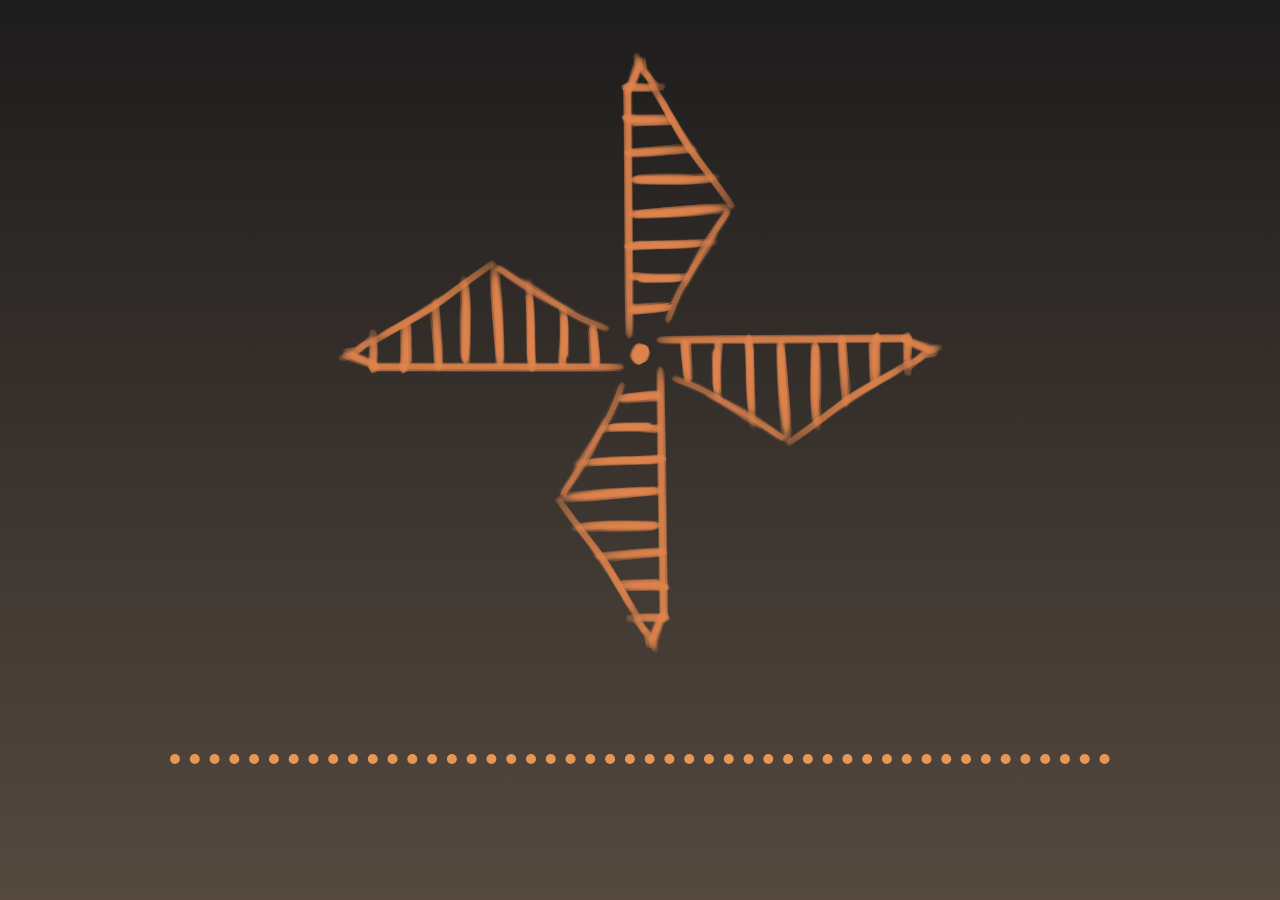
<file: index.html>
<!DOCTYPE html>
<html lang="pt-br">
<head>
    <meta charset="UTF-8">
    <meta name="viewport" content="width=device-width, initial-scale=1.0">
    <title>Alusão</title>
    <link rel="stylesheet" href="styles/style.css">
    <link rel="icon" href="acervo/Catavento.png">
    
</head>
<body>

    <div class="container">

        <img src="acervo/Catavento.png" id="catavento" alt="">
        <input id="input" type="text" spellcheck="false" 
        autocomplete="off" autocorrect="off" autocapitalize="off">

        <script src="scripts/script.js"></script>

    </div>



</body>
</html>
</file>
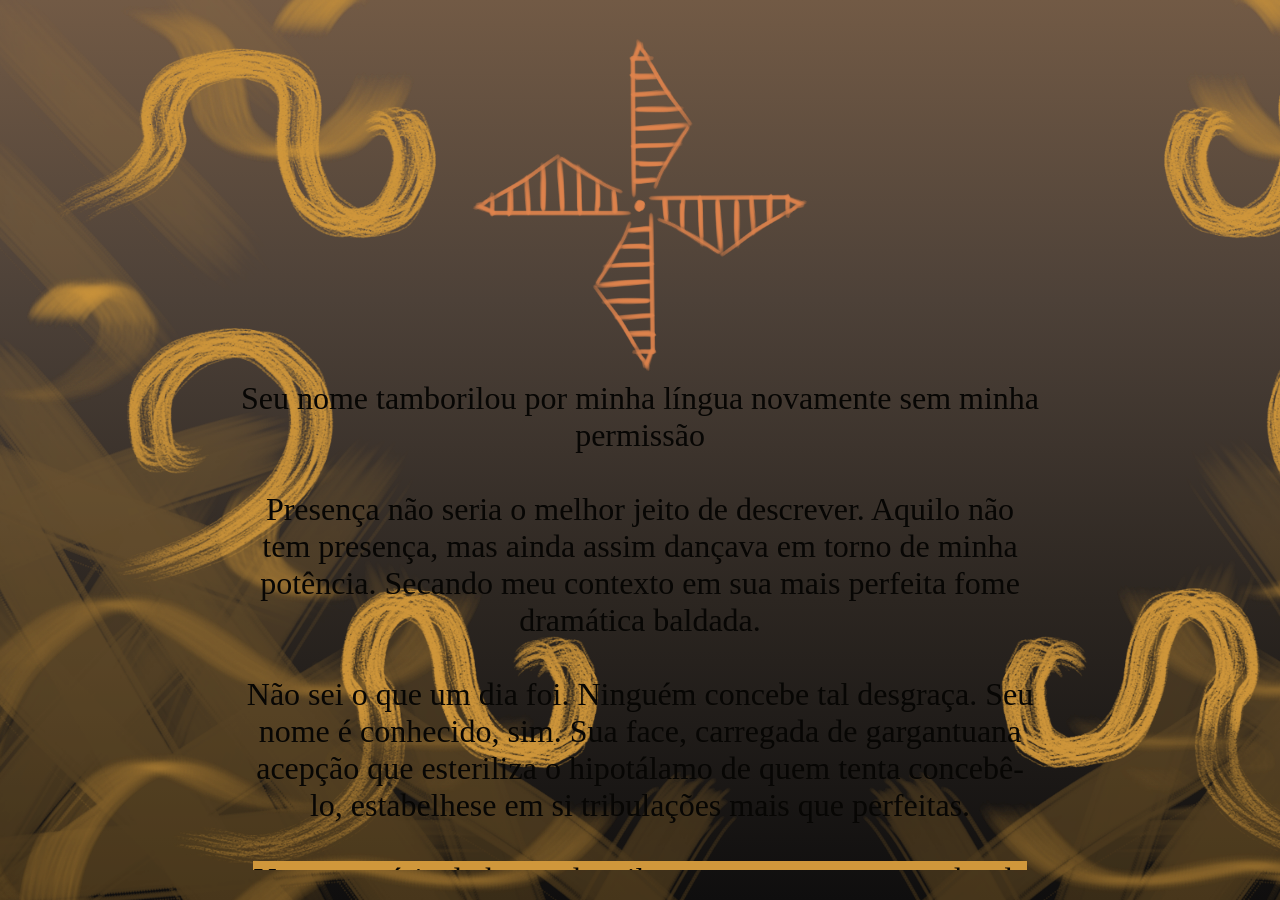
<file: pages/catavento.html>
<!DOCTYPE html>
<html lang="en">
<head>
    <meta charset="UTF-8">
    <meta name="viewport" content="width=device-width, initial-scale=1.0">
    <title>Alusão</title>
    <link rel="stylesheet" href="../styles/catavento.css">
    <link rel="icon" href="../acervo/Catavento.png">
    
</head>
<body>
    
    <div class="main">

        <div id="filtro"></div>

        <div class="container">

            <img src="../acervo/Catavento.png" width="350px" alt="">

            <div class="texto">

                 <p>
                Seu nome tamborilou por minha língua novamente sem minha permissão <br><br>

                Presença não seria o melhor jeito de descrever. Aquilo não tem presença, 
                mas ainda assim dançava em torno de minha potência. Secando meu contexto 
                em sua mais perfeita fome dramática baldada. <br><br>

                Não sei o que um dia foi. Ninguém concebe tal desgraça. Seu nome é conhecido, 
                sim. Sua face, carregada de gargantuana acepção que esteriliza o hipotálamo de 
                quem tenta concebê-lo, estabelhese em si tribulações mais que perfeitas. <br><br>

                <span id="destaque">Uma memória do berço daquilo que se comunga ao redor de uma fogueira. Mais formosa 
                e putrida ação que busca o mais complexo retorno ao zero que puder conceber. <br><br>

                Enxergue seus sinais. Procure nas entrelinhas. <br><br>

                Encare a referência. Construa uma </span> <br><br> <strong id="alusao" onclick="voltar()"> ALUSÃO </strong>
                <p>

            </div>

           

        </div>

    </div>

    <script src="../scripts/catavento.js"></script>

</body>
</html>
</file>
<file: styles/style.css>
@font-face {
    font-family: 'HicktriAZOTH';
    src: url(../fontes/HicktriAzoth-Regular.ttf) format('truetype');
}

*{

    margin: 0;
    border: 0;
    padding: 0;
    box-sizing: border-box;

}

html{

    height: 100%;
    width: 100%;
    background-repeat: no-repeat;
    background: linear-gradient(to top, #55493f, #1d1c1c);
    background-size: cover;
    background-position: center;

}

body{

    overflow: hidden;

}

.container{

    width: 100%;
    height: 100vh;
    display: flex;
    flex-direction: column;
    align-items: center;
    justify-content: center;
    gap: 20px;

}

input{

    font-size: 5vw;
    background-color: transparent;
    border-bottom: dotted 10px #e79653;
    color: #e79653;
    letter-spacing: 15px;
    text-align: center;
    caret-color: transparent;
    font-family: 'HicktriAZOTH';
    margin-bottom: 100px;

}


input:focus{

    outline: none;

}

#catavento{

    max-width: 100%;
    max-height: 633px;
    height: auto;
    animation: girar 700s linear infinite;

}

@keyframes girar{

    from {

        transform: rotate(0deg);

    }

    to {

        transform: rotate(360deg);

    }


}
</file>
<file: styles/catavento.css>
*{

    margin: 0;
    border: 0;

}

@keyframes piscar{

    0% { opacity: 0.6; }
    30% { opacity: 0.3; }
    60% { opacity: 0.4; }
    80% { opacity: 0.2; }
    100% { opacity: 0.6; }

}

@keyframes girar{

    from {
        transform: rotate(0deg);
    }
    to {
        transform: rotate(360deg);
    }

}

body{


    display: flex;
    flex-direction: column;
    align-items: center;
    justify-content: space-around;
    background: linear-gradient(to top,
    #0f0e0e,
    #2c2621,
    #4d4138,
    #725a45);
    width: 100vw;
    height: 100vh;

}

.main{

    width: 100%;
    height: 100%;
    display: flex;
    justify-content: center;
    background-image: url(../acervo/Filtro.png);
    background-size: cover;

}

#filtro{

    position: absolute;
    top: 0;
    bottom: 0;
    width: 100%;
    height: 100%;
    background-image: url(../acervo/Filtro\ 2.png);
    background-size: cover;
    z-index: 100;
    animation: piscar 10s infinite alternate;

}

img{

    animation: girar 300s linear infinite;

}

.container{

    width: 800px;
    display: flex;
    align-items: center;
    flex-direction: column;
    margin: 30px;
    z-index: 101;

}

.texto{

    overflow-y: scroll;
    flex: 1;

}

.texto::-webkit-scrollbar{

    display: none;
    width: 0;
    height: 0;

}

p{

    text-align: center;
    font-size: 24pt;
    color: #070604;

}

#destaque{

    background-color: #d0973b;

}

strong{

    color: #d0973b;
    font-size: 35pt;
    letter-spacing: 5px;
    cursor: pointer;

}

strong:hover{

    color: #eac68e;

}
</file>
